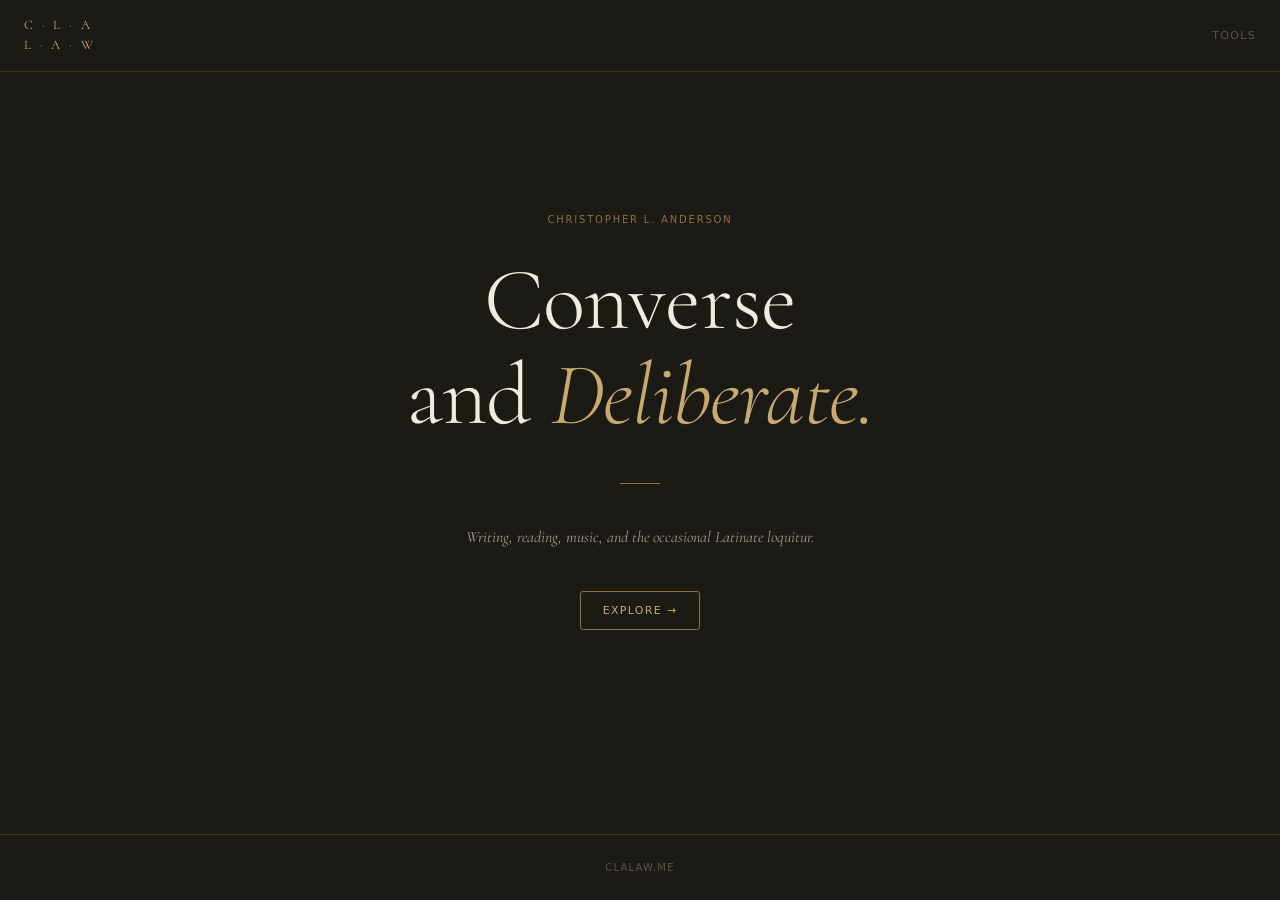
<file: index.html>
<!DOCTYPE html>
<html lang="en">
<head>
  <meta charset="UTF-8" />
  <meta name="viewport" content="width=device-width, initial-scale=1.0"/>
  <title>C · L · A</title>
  <link rel="preconnect" href="https://fonts.googleapis.com">
  <link rel="preconnect" href="https://fonts.gstatic.com" crossorigin>
  <link rel="stylesheet" href="/assets/theme.css">
  <style>
    html, body { height: 100%; }
    body { display: flex; flex-direction: column; }

    main {
      flex: 1;
      display: flex;
      flex-direction: column;
      align-items: center;
      justify-content: center;
      text-align: center;
      padding: var(--space-2xl) var(--space-lg);
    }

    .hero-eyebrow {
      font-family: var(--f-ui);
      font-size: 10px;
      letter-spacing: 0.18em;
      text-transform: uppercase;
      color: var(--gold-dim);
      margin-bottom: var(--space-lg);
    }

    .hero-heading {
      font-family: var(--f-display);
      font-size: clamp(2.8rem, 8vw, 5.5rem);
      font-weight: 300;
      line-height: 1.08;
      color: var(--text);
      margin-bottom: var(--space-xl);
      letter-spacing: -0.01em;
    }

    .hero-heading em {
      font-style: italic;
      color: var(--gold);
    }

    .hero-rule {
      width: 40px;
      height: 1px;
      background: var(--gold-dim);
      margin: 0 auto var(--space-xl);
    }

    .hero-sub {
      font-family: var(--f-display);
      font-size: 16px;
      font-style: italic;
      font-weight: 400;
      color: var(--text-2);
      max-width: 440px;
      line-height: 1.7;
      margin-bottom: var(--space-xl);
    }
  </style>
</head>
<body>

  <nav class="cla-nav">
    <a class="wordmark" href="/">C · L · A<br>L · A · W</a>
    <div class="nav-links">
      <a href="/tools/">Tools</a>
    </div>
  </nav>

  <main>
    <div class="hero-eyebrow">Christopher L. Anderson</div>
    <h1 class="hero-heading">Converse<br>and <em>Deliberate.</em></h1>
    <div class="hero-rule"></div>
    <p class="hero-sub">Writing, reading, music, and the occasional Latinate loquitur.</p>
    <a class="btn-ghost" href="/tools/">Explore →</a>
  </main>

  <footer class="cla-footer">clalaw.me</footer>

</body>
</html>
</file>
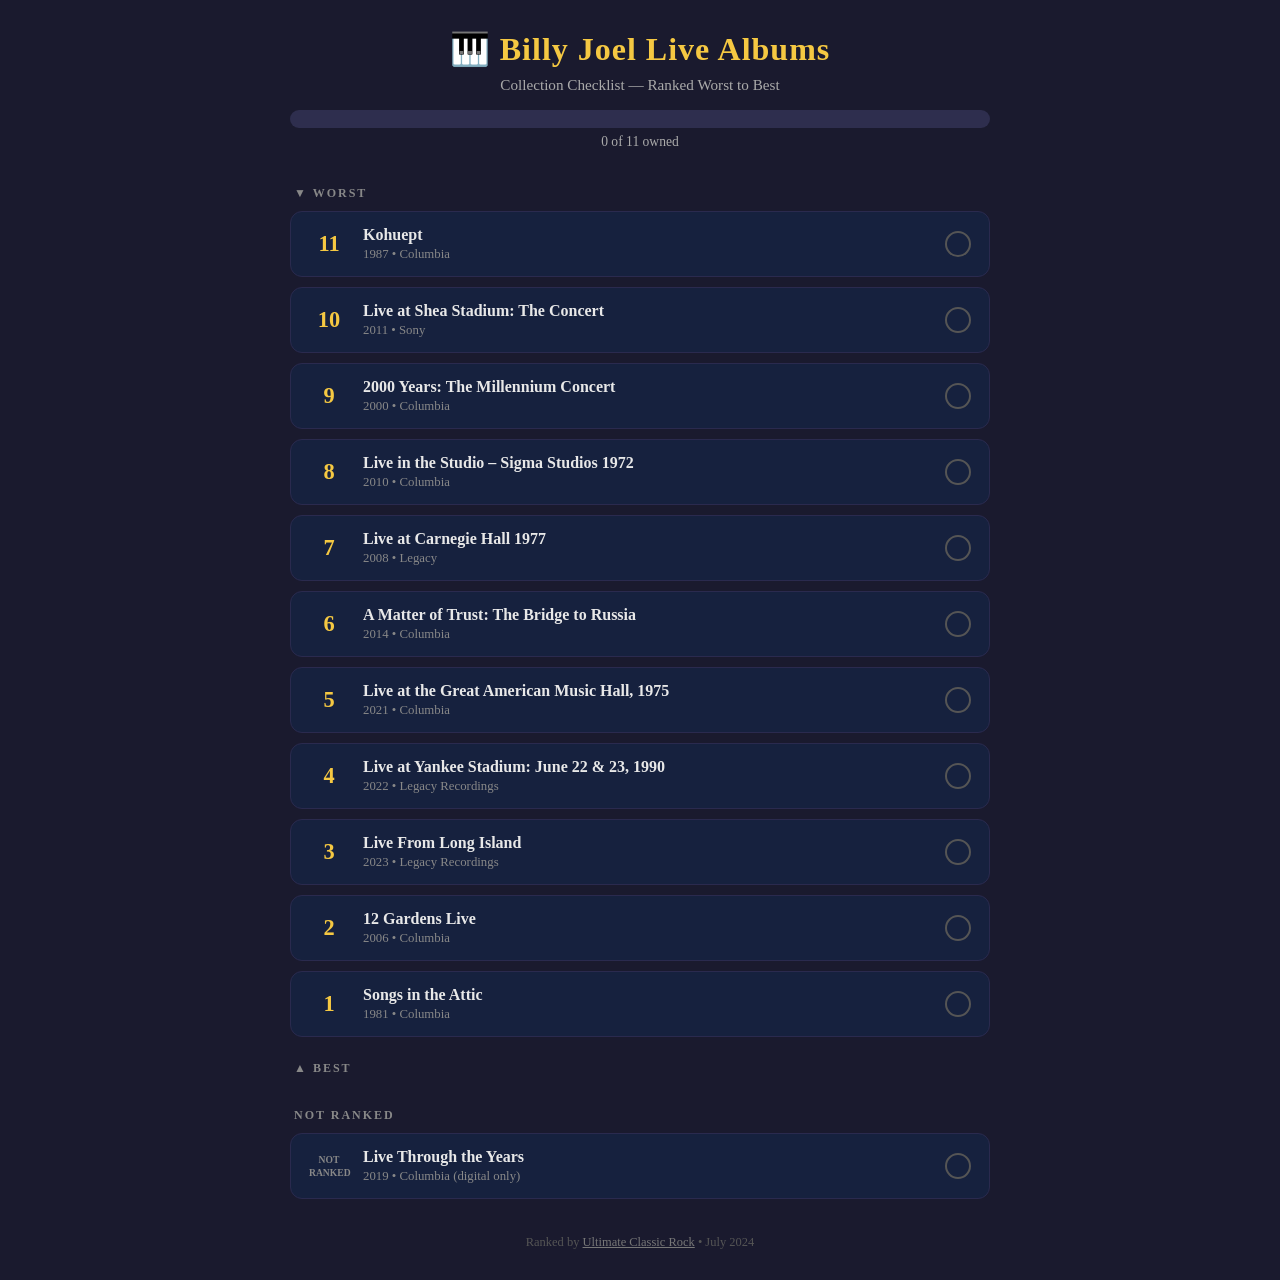
<file: billy-joel-live-albums-checklist.html>
<!DOCTYPE html>
<html lang="en">
<head>
  <meta charset="UTF-8" />
  <meta name="viewport" content="width=device-width, initial-scale=1.0"/>
  <title>Billy Joel Live Albums Collection Checklist</title>
  <style>
    * { box-sizing: border-box; margin: 0; padding: 0; }
    body { font-family: Georgia, serif; background: #1a1a2e; color: #e0e0e0; min-height: 100vh; padding: 30px 20px; }
    .container { max-width: 700px; margin: 0 auto; }
    header { text-align: center; margin-bottom: 36px; }
    header h1 { font-size: 2rem; color: #f5c842; letter-spacing: 1px; }
    header p { font-size: 0.95rem; color: #aaa; margin-top: 8px; }
    .progress-bar-wrapper { background: #2e2e4e; border-radius: 12px; height: 18px; overflow: hidden; margin: 16px 0 6px; }
    .progress-bar { height: 100%; background: linear-gradient(90deg, #f5c842, #e87d2b); border-radius: 12px; transition: width 0.4s ease; width: 0%; }
    .progress-label { text-align: center; font-size: 0.85rem; color: #aaa; margin-bottom: 28px; }
    .section-label { font-size: 0.75rem; font-weight: bold; letter-spacing: 2px; text-transform: uppercase; color: #888; margin: 24px 0 10px; padding-left: 4px; }
    .album-card { display: flex; align-items: center; background: #16213e; border: 1px solid #2a2a4e; border-radius: 12px; padding: 14px 18px; margin-bottom: 10px; cursor: pointer; transition: background 0.2s, border-color 0.2s, transform 0.1s; user-select: none; }
    .album-card:hover { background: #1e2d55; border-color: #f5c842; transform: translateX(3px); }
    .album-card.owned { background: #0d2b1e; border-color: #2ecc71; }
    .album-card.owned .album-title { text-decoration: line-through; color: #6fcf97; }
    .rank { font-size: 1.4rem; font-weight: bold; color: #f5c842; width: 40px; flex-shrink: 0; text-align: center; }
    .album-card.not-ranked .rank { font-size: 0.6rem; color: #888; line-height: 1.4; }
    .album-info { flex: 1; padding: 0 14px; }
    .album-title { font-size: 1rem; font-weight: bold; color: #e8e8e8; }
    .album-year { font-size: 0.8rem; color: #888; margin-top: 3px; }
    .checkbox { width: 26px; height: 26px; border-radius: 50%; border: 2px solid #555; flex-shrink: 0; display: flex; align-items: center; justify-content: center; font-size: 15px; color: transparent; transition: border-color 0.2s, background 0.2s; }
    .album-card.owned .checkbox { border-color: #2ecc71; background: #2ecc71; color: #fff; }
    footer { text-align: center; margin-top: 36px; font-size: 0.78rem; color: #555; }
    footer a { color: #777; }
  </style>
</head>
<body>
<div class="container">
  <header>
    <h1>&#127929; Billy Joel Live Albums</h1>
    <p>Collection Checklist &mdash; Ranked Worst to Best</p>
    <div class="progress-bar-wrapper"><div class="progress-bar" id="progressBar"></div></div>
    <div class="progress-label" id="progressLabel">0 of 11 owned</div>
  </header>

  <div class="section-label">&#9660; Worst</div>

  <div class="album-card" data-id="11" onclick="toggle(this)">
    <div class="rank">11</div>
    <div class="album-info"><div class="album-title">Kohuept</div><div class="album-year">1987 &bull; Columbia</div></div>
    <div class="checkbox">&#10003;</div>
  </div>
  <div class="album-card" data-id="10" onclick="toggle(this)">
    <div class="rank">10</div>
    <div class="album-info"><div class="album-title">Live at Shea Stadium: The Concert</div><div class="album-year">2011 &bull; Sony</div></div>
    <div class="checkbox">&#10003;</div>
  </div>
  <div class="album-card" data-id="9" onclick="toggle(this)">
    <div class="rank">9</div>
    <div class="album-info"><div class="album-title">2000 Years: The Millennium Concert</div><div class="album-year">2000 &bull; Columbia</div></div>
    <div class="checkbox">&#10003;</div>
  </div>
  <div class="album-card" data-id="8" onclick="toggle(this)">
    <div class="rank">8</div>
    <div class="album-info"><div class="album-title">Live in the Studio &ndash; Sigma Studios 1972</div><div class="album-year">2010 &bull; Columbia</div></div>
    <div class="checkbox">&#10003;</div>
  </div>
  <div class="album-card" data-id="7" onclick="toggle(this)">
    <div class="rank">7</div>
    <div class="album-info"><div class="album-title">Live at Carnegie Hall 1977</div><div class="album-year">2008 &bull; Legacy</div></div>
    <div class="checkbox">&#10003;</div>
  </div>
  <div class="album-card" data-id="6" onclick="toggle(this)">
    <div class="rank">6</div>
    <div class="album-info"><div class="album-title">A Matter of Trust: The Bridge to Russia</div><div class="album-year">2014 &bull; Columbia</div></div>
    <div class="checkbox">&#10003;</div>
  </div>
  <div class="album-card" data-id="5" onclick="toggle(this)">
    <div class="rank">5</div>
    <div class="album-info"><div class="album-title">Live at the Great American Music Hall, 1975</div><div class="album-year">2021 &bull; Columbia</div></div>
    <div class="checkbox">&#10003;</div>
  </div>
  <div class="album-card" data-id="4" onclick="toggle(this)">
    <div class="rank">4</div>
    <div class="album-info"><div class="album-title">Live at Yankee Stadium: June 22 &amp; 23, 1990</div><div class="album-year">2022 &bull; Legacy Recordings</div></div>
    <div class="checkbox">&#10003;</div>
  </div>
  <div class="album-card" data-id="3" onclick="toggle(this)">
    <div class="rank">3</div>
    <div class="album-info"><div class="album-title">Live From Long Island</div><div class="album-year">2023 &bull; Legacy Recordings</div></div>
    <div class="checkbox">&#10003;</div>
  </div>
  <div class="album-card" data-id="2" onclick="toggle(this)">
    <div class="rank">2</div>
    <div class="album-info"><div class="album-title">12 Gardens Live</div><div class="album-year">2006 &bull; Columbia</div></div>
    <div class="checkbox">&#10003;</div>
  </div>
  <div class="album-card" data-id="1" onclick="toggle(this)">
    <div class="rank">1</div>
    <div class="album-info"><div class="album-title">Songs in the Attic</div><div class="album-year">1981 &bull; Columbia</div></div>
    <div class="checkbox">&#10003;</div>
  </div>

  <div class="section-label">&#9650; Best</div>

  <div class="section-label" style="margin-top:32px;">Not Ranked</div>
  <div class="album-card not-ranked" data-id="nr1" onclick="toggle(this)">
    <div class="rank">NOT<br>RANKED</div>
    <div class="album-info"><div class="album-title">Live Through the Years</div><div class="album-year">2019 &bull; Columbia (digital only)</div></div>
    <div class="checkbox">&#10003;</div>
  </div>

  <footer>Ranked by <a href="https://ultimateclassicrock.com/billy-joel-live-albums-ranked/" target="_blank">Ultimate Classic Rock</a> &bull; July 2024</footer>
</div>
<script>
  const K = 'bjLiveChecklist';
  function load() { try { return JSON.parse(localStorage.getItem(K)) || {}; } catch(e) { return {}; } }
  function save(s) { localStorage.setItem(K, JSON.stringify(s)); }
  function toggle(card) {
    card.classList.toggle('owned');
    const s = load(); s[card.dataset.id] = card.classList.contains('owned'); save(s); update();
  }
  function update() {
    const all = document.querySelectorAll('.album-card:not(.not-ranked)');
    const owned = document.querySelectorAll('.album-card:not(.not-ranked).owned').length;
    document.getElementById('progressBar').style.width = (owned / all.length * 100) + '%';
    document.getElementById('progressLabel').textContent = owned + ' of ' + all.length + ' owned';
  }
  (function() {
    const s = load();
    document.querySelectorAll('.album-card').forEach(c => { if (s[c.dataset.id]) c.classList.add('owned'); });
    update();
  })();
</script>
</body>
</html>
</file>
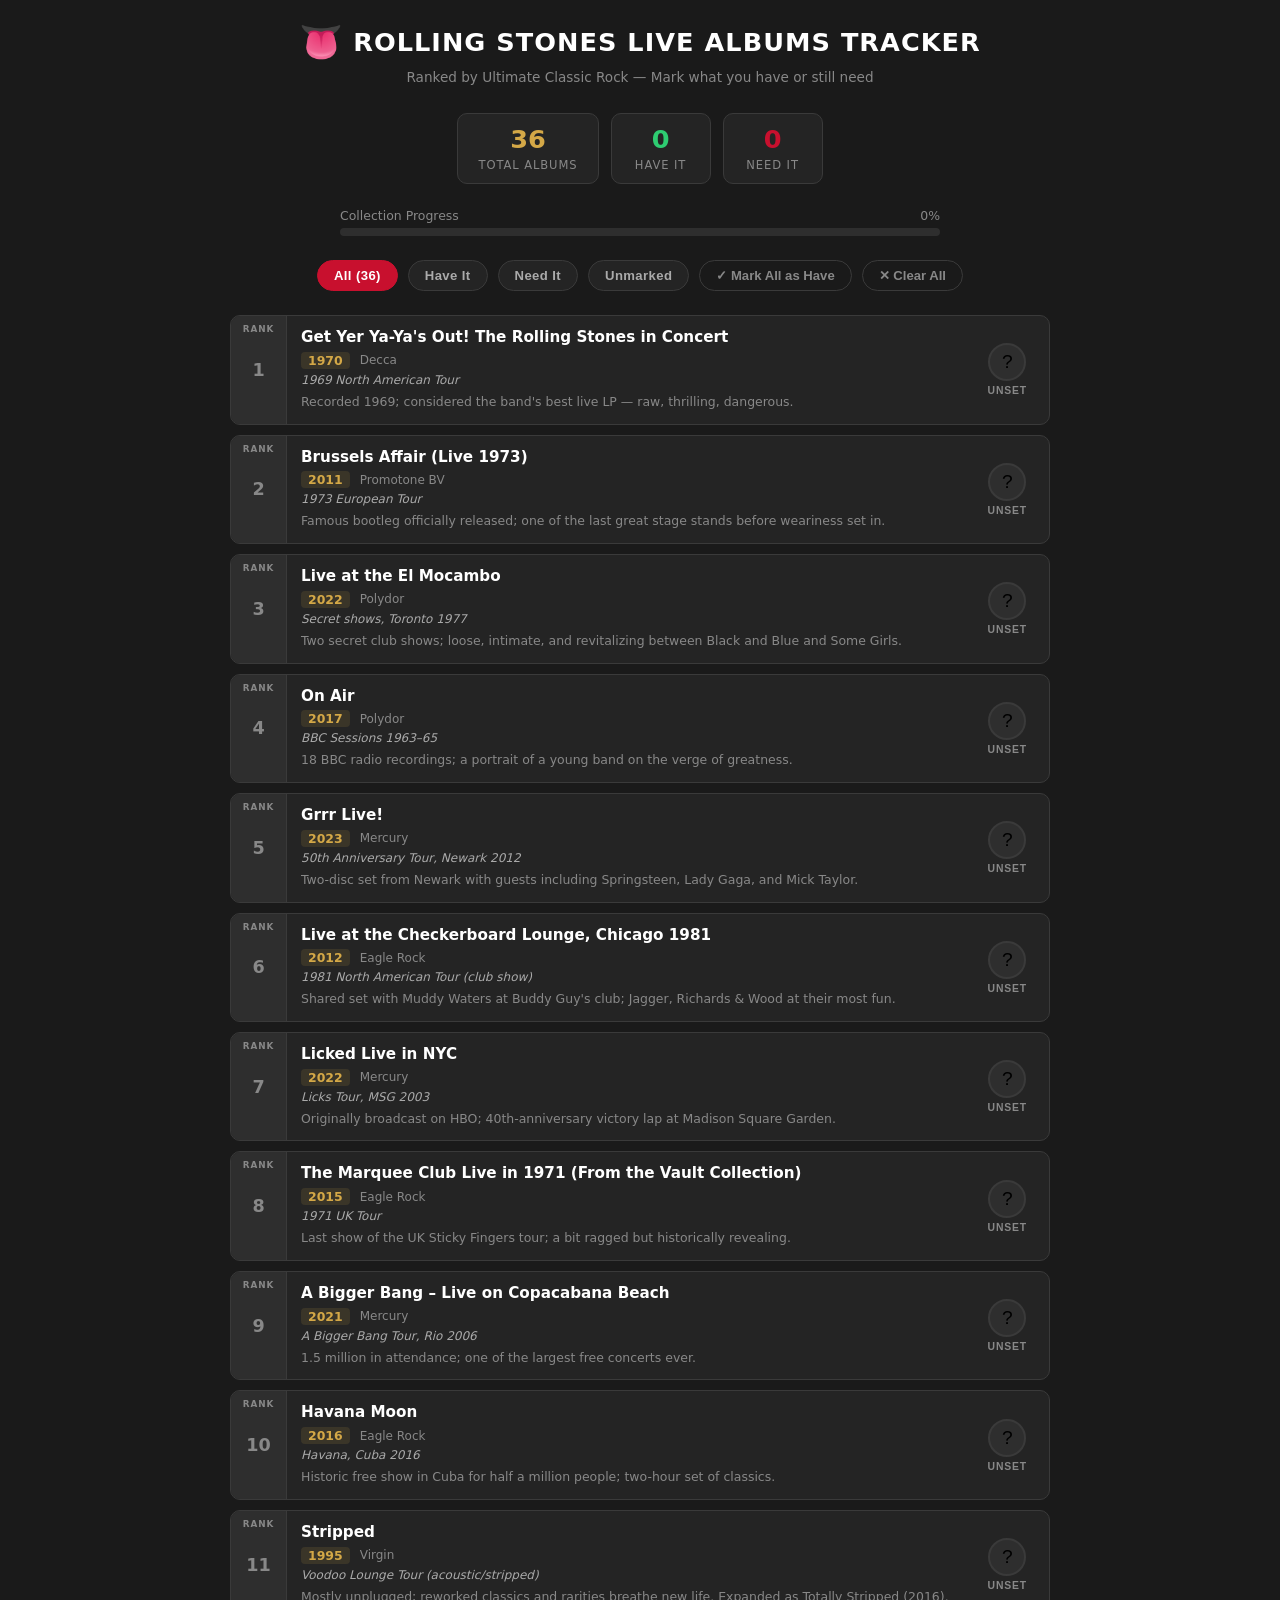
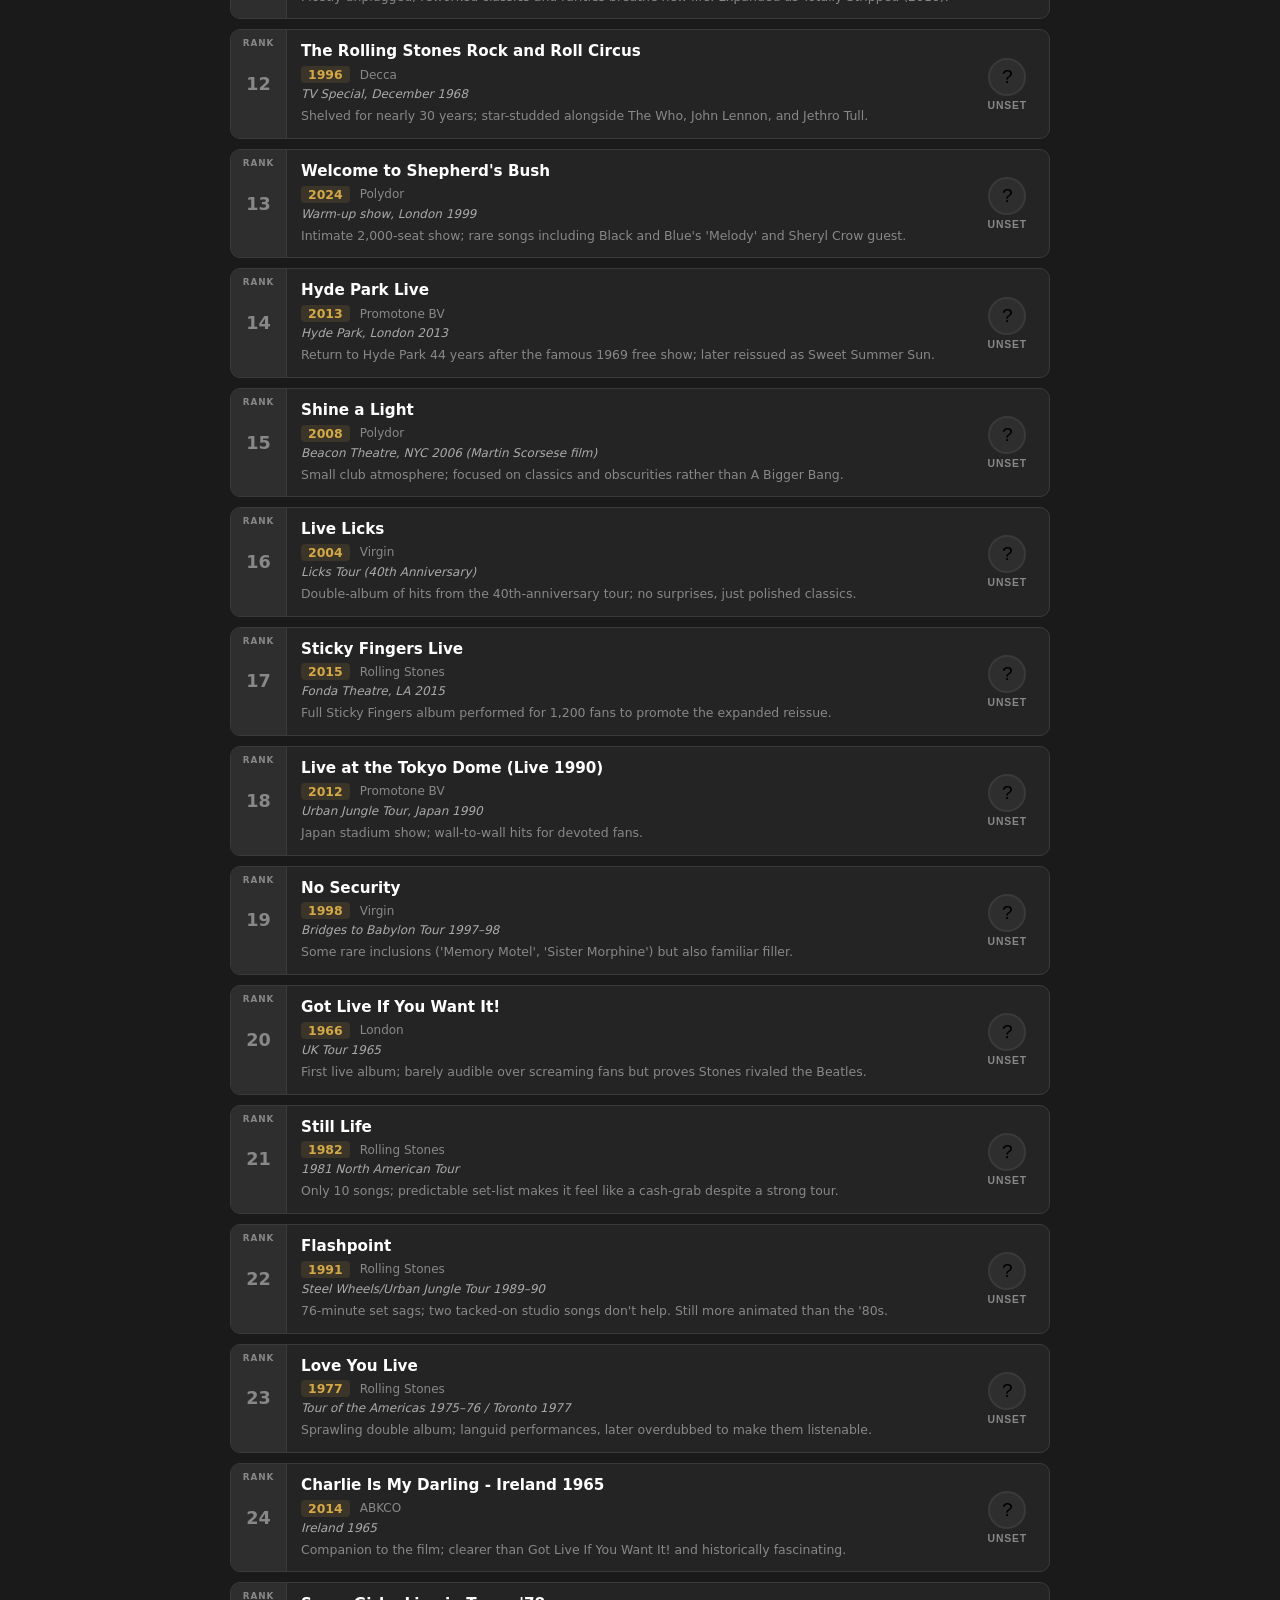
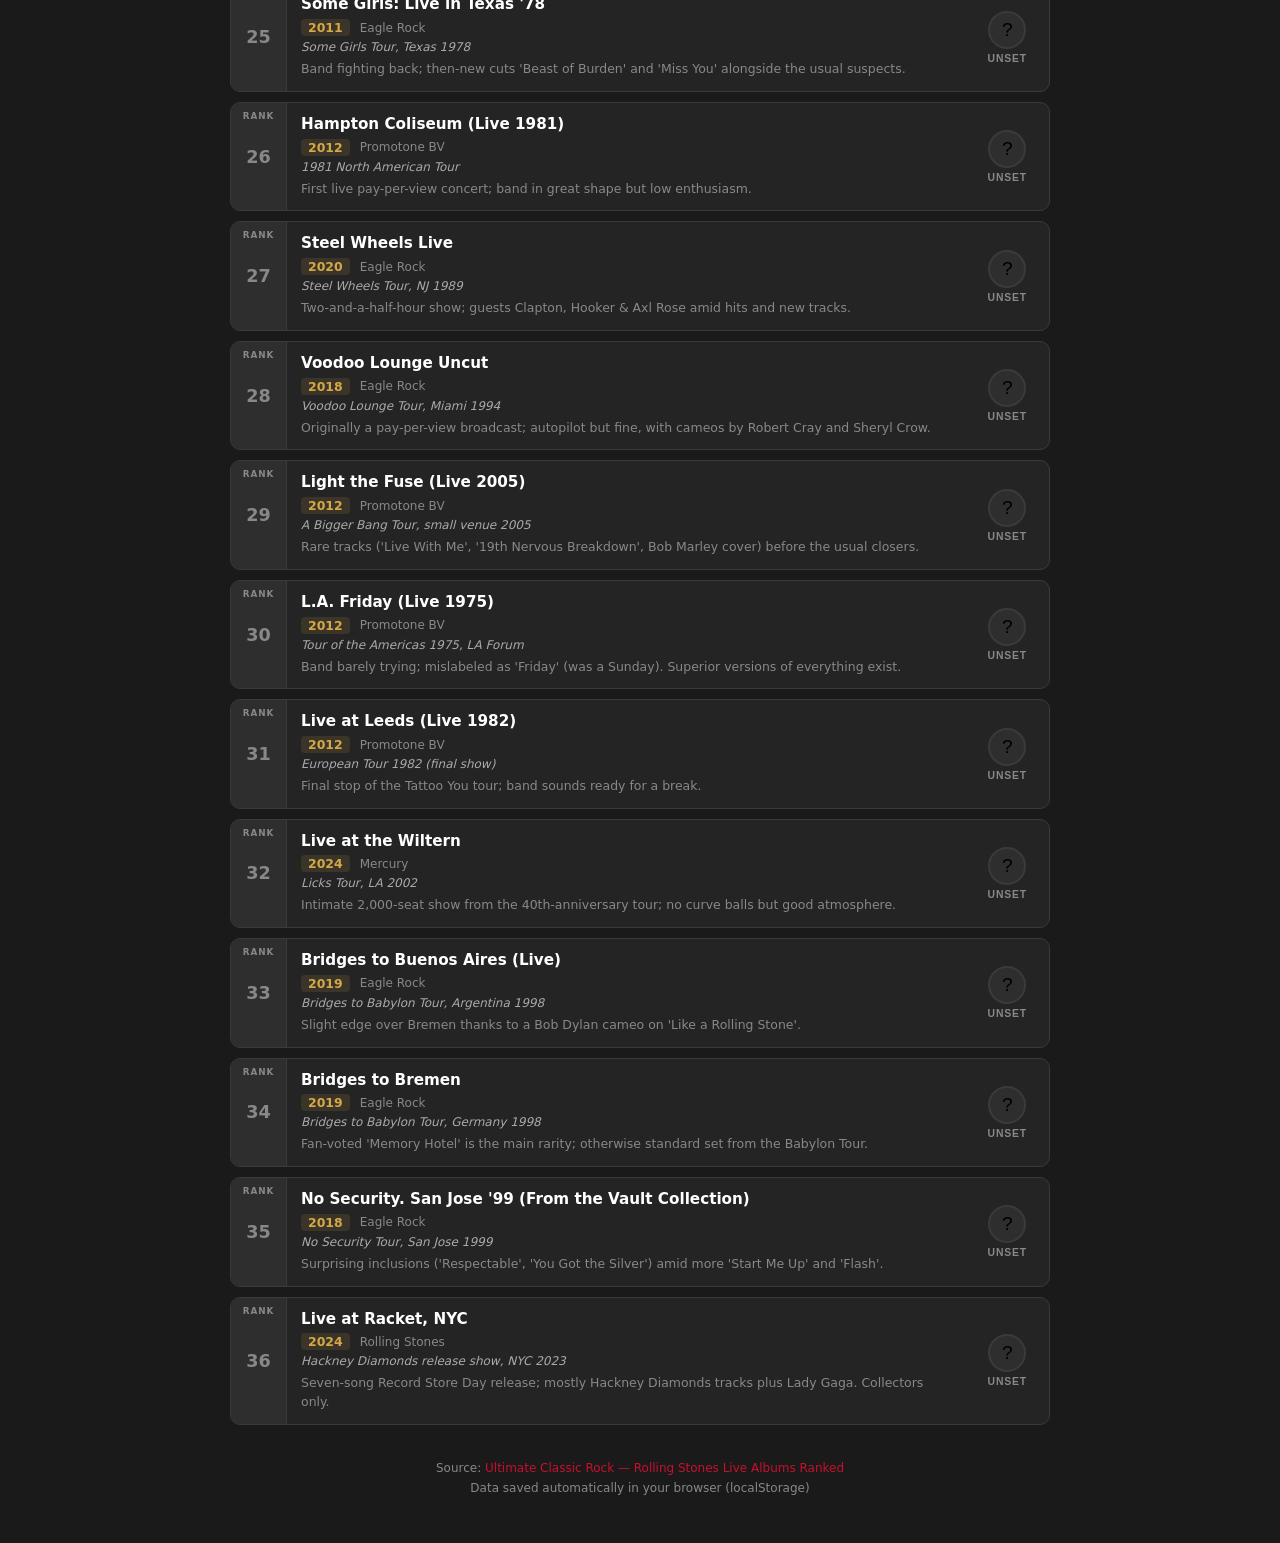
<file: rolling-stones-live-albums-tracker.html>
<!DOCTYPE html>
<html lang="en">
<head>
<meta charset="UTF-8">
<meta name="viewport" content="width=device-width, initial-scale=1.0">
<title>Rolling Stones Live Albums Tracker</title>
<style>
  :root {
    --bg: #1a1a1a;
    --surface: #242424;
    --surface2: #2e2e2e;
    --border: #3a3a3a;
    --red: #c8102e;
    --red-dark: #a00d24;
    --red-glow: rgba(200,16,46,0.15);
    --gold: #d4a847;
    --gold-light: #e8c068;
    --green: #2ecc71;
    --green-dark: #27ae60;
    --green-bg: rgba(46,204,113,0.08);
    --need-bg: rgba(200,16,46,0.06);
    --text: #f0f0f0;
    --text-muted: #888;
    --text-dim: #aaa;
    --radius: 10px;
    --transition: 0.2s ease;
  }
  * { box-sizing: border-box; margin: 0; padding: 0; }
  body {
    background: var(--bg);
    color: var(--text);
    font-family: 'Segoe UI', system-ui, -apple-system, sans-serif;
    min-height: 100vh;
    padding: 24px 16px 48px;
  }
  .header {
    text-align: center;
    margin-bottom: 28px;
  }
  .header .logo {
    display: inline-flex;
    align-items: center;
    gap: 10px;
    margin-bottom: 6px;
  }
  .header .tongue {
    font-size: 2.2rem;
    line-height: 1;
  }
  .header h1 {
    font-size: 1.6rem;
    font-weight: 800;
    letter-spacing: 0.04em;
    text-transform: uppercase;
    color: #fff;
  }
  .header p {
    color: var(--text-muted);
    font-size: 0.85rem;
    margin-top: 4px;
  }
  .stats-bar {
    display: flex;
    gap: 12px;
    justify-content: center;
    flex-wrap: wrap;
    margin-bottom: 24px;
  }
  .stat {
    background: var(--surface);
    border: 1px solid var(--border);
    border-radius: var(--radius);
    padding: 10px 20px;
    text-align: center;
    min-width: 100px;
  }
  .stat .num {
    font-size: 1.6rem;
    font-weight: 800;
    display: block;
  }
  .stat .lbl {
    font-size: 0.72rem;
    text-transform: uppercase;
    letter-spacing: 0.08em;
    color: var(--text-muted);
  }
  #stat-have .num { color: var(--green); }
  #stat-need .num { color: var(--red); }
  #stat-total .num { color: var(--gold); }
  .progress-wrap {
    max-width: 600px;
    margin: 0 auto 24px;
  }
  .progress-label {
    display: flex;
    justify-content: space-between;
    font-size: 0.78rem;
    color: var(--text-muted);
    margin-bottom: 5px;
  }
  .progress-bar {
    height: 8px;
    background: var(--surface2);
    border-radius: 99px;
    overflow: hidden;
  }
  .progress-fill {
    height: 100%;
    background: linear-gradient(90deg, var(--green-dark), var(--green));
    border-radius: 99px;
    transition: width 0.4s ease;
    width: 0%;
  }
  .controls {
    display: flex;
    gap: 10px;
    justify-content: center;
    flex-wrap: wrap;
    margin-bottom: 24px;
  }
  .filter-btn {
    background: var(--surface);
    border: 1px solid var(--border);
    color: var(--text-dim);
    padding: 7px 16px;
    border-radius: 99px;
    font-size: 0.82rem;
    cursor: pointer;
    transition: var(--transition);
    font-weight: 600;
    letter-spacing: 0.03em;
  }
  .filter-btn:hover { border-color: var(--gold); color: var(--gold); }
  .filter-btn.active {
    background: var(--red);
    border-color: var(--red);
    color: #fff;
  }
  .btn-mark-all {
    background: transparent;
    border: 1px solid var(--border);
    color: var(--text-muted);
    padding: 7px 16px;
    border-radius: 99px;
    font-size: 0.82rem;
    cursor: pointer;
    transition: var(--transition);
    font-weight: 600;
  }
  .btn-mark-all:hover { border-color: var(--green); color: var(--green); }
  .btn-clear-all {
    background: transparent;
    border: 1px solid var(--border);
    color: var(--text-muted);
    padding: 7px 16px;
    border-radius: 99px;
    font-size: 0.82rem;
    cursor: pointer;
    transition: var(--transition);
    font-weight: 600;
  }
  .btn-clear-all:hover { border-color: var(--red); color: var(--red); }
  .album-list {
    max-width: 820px;
    margin: 0 auto;
    display: flex;
    flex-direction: column;
    gap: 10px;
  }
  .album-card {
    background: var(--surface);
    border: 1px solid var(--border);
    border-radius: var(--radius);
    display: flex;
    align-items: stretch;
    gap: 0;
    overflow: hidden;
    transition: border-color var(--transition), box-shadow var(--transition);
    position: relative;
  }
  .album-card:hover {
    border-color: #555;
    box-shadow: 0 2px 12px rgba(0,0,0,0.4);
  }
  .album-card.have {
    border-color: rgba(46,204,113,0.35);
    background: linear-gradient(135deg, var(--green-bg), var(--surface));
  }
  .album-card.need {
    border-color: rgba(200,16,46,0.25);
    background: linear-gradient(135deg, var(--need-bg), var(--surface));
  }
  .album-card.hidden { display: none; }
  .rank-badge {
    display: flex;
    align-items: center;
    justify-content: center;
    min-width: 56px;
    font-weight: 900;
    font-size: 1.1rem;
    color: var(--text-muted);
    background: var(--surface2);
    border-right: 1px solid var(--border);
    flex-shrink: 0;
    position: relative;
  }
  .album-card.have .rank-badge { color: var(--green); }
  .album-card.need .rank-badge { color: var(--red); }
  .rank-badge .rank-label {
    font-size: 0.55rem;
    text-transform: uppercase;
    letter-spacing: 0.1em;
    color: var(--text-muted);
    position: absolute;
    top: 8px;
    left: 50%;
    transform: translateX(-50%);
    white-space: nowrap;
  }
  .album-info {
    flex: 1;
    padding: 12px 14px;
    display: flex;
    flex-direction: column;
    gap: 4px;
  }
  .album-title {
    font-weight: 700;
    font-size: 0.95rem;
    color: #fff;
    line-height: 1.3;
  }
  .album-meta {
    display: flex;
    gap: 10px;
    flex-wrap: wrap;
    align-items: center;
  }
  .album-year {
    font-size: 0.78rem;
    font-weight: 700;
    color: var(--gold);
    background: rgba(212,168,71,0.12);
    padding: 1px 7px;
    border-radius: 4px;
  }
  .album-label {
    font-size: 0.75rem;
    color: var(--text-muted);
  }
  .album-tour {
    font-size: 0.75rem;
    color: var(--text-dim);
    font-style: italic;
  }
  .album-note {
    font-size: 0.78rem;
    color: var(--text-muted);
    line-height: 1.5;
    margin-top: 2px;
  }
  .toggle-wrap {
    display: flex;
    align-items: center;
    padding: 0 16px;
    flex-shrink: 0;
  }
  .toggle-btn {
    display: flex;
    flex-direction: column;
    align-items: center;
    gap: 4px;
    cursor: pointer;
    background: none;
    border: none;
    padding: 6px;
    border-radius: 8px;
    transition: var(--transition);
  }
  .toggle-btn:hover { background: rgba(255,255,255,0.05); }
  .toggle-icon {
    width: 38px;
    height: 38px;
    border-radius: 50%;
    border: 2px solid var(--border);
    display: flex;
    align-items: center;
    justify-content: center;
    font-size: 1.2rem;
    transition: var(--transition);
    background: var(--surface2);
  }
  .album-card.have .toggle-icon {
    background: var(--green-dark);
    border-color: var(--green);
    box-shadow: 0 0 10px rgba(46,204,113,0.3);
  }
  .album-card.need .toggle-icon {
    background: var(--red-dark);
    border-color: var(--red);
    box-shadow: 0 0 10px rgba(200,16,46,0.3);
  }
  .toggle-label {
    font-size: 0.65rem;
    text-transform: uppercase;
    letter-spacing: 0.08em;
    font-weight: 700;
    color: var(--text-muted);
  }
  .album-card.have .toggle-label { color: var(--green); }
  .album-card.need .toggle-label { color: var(--red); }
  .status-stripe {
    position: absolute;
    left: 0;
    top: 0;
    bottom: 0;
    width: 3px;
  }
  .album-card.have .status-stripe { background: var(--green); }
  .album-card.need .status-stripe { background: var(--red); }
  .album-card:not(.have):not(.need) .status-stripe { background: transparent; }
  footer {
    text-align: center;
    margin-top: 36px;
    color: var(--text-muted);
    font-size: 0.75rem;
  }
  footer a { color: var(--red); text-decoration: none; }
  footer a:hover { text-decoration: underline; }
  @media (max-width: 540px) {
    .album-note { display: none; }
    .rank-badge { min-width: 42px; font-size: 0.9rem; }
    .toggle-wrap { padding: 0 10px; }
  }
</style>
</head>
<body>
<div class="header">
  <div class="logo">
    <span class="tongue">👅</span>
    <h1>Rolling Stones Live Albums Tracker</h1>
  </div>
  <p>Ranked by Ultimate Classic Rock &mdash; Mark what you have or still need</p>
</div>

<div class="stats-bar">
  <div class="stat" id="stat-total"><span class="num" id="total-num">36</span><span class="lbl">Total Albums</span></div>
  <div class="stat" id="stat-have"><span class="num" id="have-num">0</span><span class="lbl">Have It</span></div>
  <div class="stat" id="stat-need"><span class="num" id="need-num">0</span><span class="lbl">Need It</span></div>
</div>

<div class="progress-wrap">
  <div class="progress-label"><span>Collection Progress</span><span id="progress-pct">0%</span></div>
  <div class="progress-bar"><div class="progress-fill" id="progress-fill"></div></div>
</div>

<div class="controls">
  <button class="filter-btn active" data-filter="all">All (36)</button>
  <button class="filter-btn" data-filter="have">Have It</button>
  <button class="filter-btn" data-filter="need">Need It</button>
  <button class="filter-btn" data-filter="unset">Unmarked</button>
  <button class="btn-mark-all" id="btn-mark-all">✓ Mark All as Have</button>
  <button class="btn-clear-all" id="btn-clear-all">✕ Clear All</button>
</div>

<div class="album-list" id="album-list"></div>

<footer>
  <p>Source: <a href="https://ultimateclassicrock.com/rolling-stones-live-albums-ranked/" target="_blank">Ultimate Classic Rock — Rolling Stones Live Albums Ranked</a></p>
  <p style="margin-top:6px">Data saved automatically in your browser (localStorage)</p>
</footer>

<script>
const albums = [
  { rank: 1, title: "Get Yer Ya-Ya's Out! The Rolling Stones in Concert", year: 1970, label: "Decca", tour: "1969 North American Tour", note: "Recorded 1969; considered the band's best live LP — raw, thrilling, dangerous." },
  { rank: 2, title: "Brussels Affair (Live 1973)", year: 2011, label: "Promotone BV", tour: "1973 European Tour", note: "Famous bootleg officially released; one of the last great stage stands before weariness set in." },
  { rank: 3, title: "Live at the El Mocambo", year: 2022, label: "Polydor", tour: "Secret shows, Toronto 1977", note: "Two secret club shows; loose, intimate, and revitalizing between Black and Blue and Some Girls." },
  { rank: 4, title: "On Air", year: 2017, label: "Polydor", tour: "BBC Sessions 1963–65", note: "18 BBC radio recordings; a portrait of a young band on the verge of greatness." },
  { rank: 5, title: "Grrr Live!", year: 2023, label: "Mercury", tour: "50th Anniversary Tour, Newark 2012", note: "Two-disc set from Newark with guests including Springsteen, Lady Gaga, and Mick Taylor." },
  { rank: 6, title: "Live at the Checkerboard Lounge, Chicago 1981", year: 2012, label: "Eagle Rock", tour: "1981 North American Tour (club show)", note: "Shared set with Muddy Waters at Buddy Guy's club; Jagger, Richards & Wood at their most fun." },
  { rank: 7, title: "Licked Live in NYC", year: 2022, label: "Mercury", tour: "Licks Tour, MSG 2003", note: "Originally broadcast on HBO; 40th-anniversary victory lap at Madison Square Garden." },
  { rank: 8, title: "The Marquee Club Live in 1971 (From the Vault Collection)", year: 2015, label: "Eagle Rock", tour: "1971 UK Tour", note: "Last show of the UK Sticky Fingers tour; a bit ragged but historically revealing." },
  { rank: 9, title: "A Bigger Bang – Live on Copacabana Beach", year: 2021, label: "Mercury", tour: "A Bigger Bang Tour, Rio 2006", note: "1.5 million in attendance; one of the largest free concerts ever." },
  { rank: 10, title: "Havana Moon", year: 2016, label: "Eagle Rock", tour: "Havana, Cuba 2016", note: "Historic free show in Cuba for half a million people; two-hour set of classics." },
  { rank: 11, title: "Stripped", year: 1995, label: "Virgin", tour: "Voodoo Lounge Tour (acoustic/stripped)", note: "Mostly unplugged; reworked classics and rarities breathe new life. Expanded as Totally Stripped (2016)." },
  { rank: 12, title: "The Rolling Stones Rock and Roll Circus", year: 1996, label: "Decca", tour: "TV Special, December 1968", note: "Shelved for nearly 30 years; star-studded alongside The Who, John Lennon, and Jethro Tull." },
  { rank: 13, title: "Welcome to Shepherd's Bush", year: 2024, label: "Polydor", tour: "Warm-up show, London 1999", note: "Intimate 2,000-seat show; rare songs including Black and Blue's 'Melody' and Sheryl Crow guest." },
  { rank: 14, title: "Hyde Park Live", year: 2013, label: "Promotone BV", tour: "Hyde Park, London 2013", note: "Return to Hyde Park 44 years after the famous 1969 free show; later reissued as Sweet Summer Sun." },
  { rank: 15, title: "Shine a Light", year: 2008, label: "Polydor", tour: "Beacon Theatre, NYC 2006 (Martin Scorsese film)", note: "Small club atmosphere; focused on classics and obscurities rather than A Bigger Bang." },
  { rank: 16, title: "Live Licks", year: 2004, label: "Virgin", tour: "Licks Tour (40th Anniversary)", note: "Double-album of hits from the 40th-anniversary tour; no surprises, just polished classics." },
  { rank: 17, title: "Sticky Fingers Live", year: 2015, label: "Rolling Stones", tour: "Fonda Theatre, LA 2015", note: "Full Sticky Fingers album performed for 1,200 fans to promote the expanded reissue." },
  { rank: 18, title: "Live at the Tokyo Dome (Live 1990)", year: 2012, label: "Promotone BV", tour: "Urban Jungle Tour, Japan 1990", note: "Japan stadium show; wall-to-wall hits for devoted fans." },
  { rank: 19, title: "No Security", year: 1998, label: "Virgin", tour: "Bridges to Babylon Tour 1997–98", note: "Some rare inclusions ('Memory Motel', 'Sister Morphine') but also familiar filler." },
  { rank: 20, title: "Got Live If You Want It!", year: 1966, label: "London", tour: "UK Tour 1965", note: "First live album; barely audible over screaming fans but proves Stones rivaled the Beatles." },
  { rank: 21, title: "Still Life", year: 1982, label: "Rolling Stones", tour: "1981 North American Tour", note: "Only 10 songs; predictable set-list makes it feel like a cash-grab despite a strong tour." },
  { rank: 22, title: "Flashpoint", year: 1991, label: "Rolling Stones", tour: "Steel Wheels/Urban Jungle Tour 1989–90", note: "76-minute set sags; two tacked-on studio songs don't help. Still more animated than the '80s." },
  { rank: 23, title: "Love You Live", year: 1977, label: "Rolling Stones", tour: "Tour of the Americas 1975–76 / Toronto 1977", note: "Sprawling double album; languid performances, later overdubbed to make them listenable." },
  { rank: 24, title: "Charlie Is My Darling - Ireland 1965", year: 2014, label: "ABKCO", tour: "Ireland 1965", note: "Companion to the film; clearer than Got Live If You Want It! and historically fascinating." },
  { rank: 25, title: "Some Girls: Live in Texas '78", year: 2011, label: "Eagle Rock", tour: "Some Girls Tour, Texas 1978", note: "Band fighting back; then-new cuts 'Beast of Burden' and 'Miss You' alongside the usual suspects." },
  { rank: 26, title: "Hampton Coliseum (Live 1981)", year: 2012, label: "Promotone BV", tour: "1981 North American Tour", note: "First live pay-per-view concert; band in great shape but low enthusiasm." },
  { rank: 27, title: "Steel Wheels Live", year: 2020, label: "Eagle Rock", tour: "Steel Wheels Tour, NJ 1989", note: "Two-and-a-half-hour show; guests Clapton, Hooker & Axl Rose amid hits and new tracks." },
  { rank: 28, title: "Voodoo Lounge Uncut", year: 2018, label: "Eagle Rock", tour: "Voodoo Lounge Tour, Miami 1994", note: "Originally a pay-per-view broadcast; autopilot but fine, with cameos by Robert Cray and Sheryl Crow." },
  { rank: 29, title: "Light the Fuse (Live 2005)", year: 2012, label: "Promotone BV", tour: "A Bigger Bang Tour, small venue 2005", note: "Rare tracks ('Live With Me', '19th Nervous Breakdown', Bob Marley cover) before the usual closers." },
  { rank: 30, title: "L.A. Friday (Live 1975)", year: 2012, label: "Promotone BV", tour: "Tour of the Americas 1975, LA Forum", note: "Band barely trying; mislabeled as 'Friday' (was a Sunday). Superior versions of everything exist." },
  { rank: 31, title: "Live at Leeds (Live 1982)", year: 2012, label: "Promotone BV", tour: "European Tour 1982 (final show)", note: "Final stop of the Tattoo You tour; band sounds ready for a break." },
  { rank: 32, title: "Live at the Wiltern", year: 2024, label: "Mercury", tour: "Licks Tour, LA 2002", note: "Intimate 2,000-seat show from the 40th-anniversary tour; no curve balls but good atmosphere." },
  { rank: 33, title: "Bridges to Buenos Aires (Live)", year: 2019, label: "Eagle Rock", tour: "Bridges to Babylon Tour, Argentina 1998", note: "Slight edge over Bremen thanks to a Bob Dylan cameo on 'Like a Rolling Stone'." },
  { rank: 34, title: "Bridges to Bremen", year: 2019, label: "Eagle Rock", tour: "Bridges to Babylon Tour, Germany 1998", note: "Fan-voted 'Memory Hotel' is the main rarity; otherwise standard set from the Babylon Tour." },
  { rank: 35, title: "No Security. San Jose '99 (From the Vault Collection)", year: 2018, label: "Eagle Rock", tour: "No Security Tour, San Jose 1999", note: "Surprising inclusions ('Respectable', 'You Got the Silver') amid more 'Start Me Up' and 'Flash'." },
  { rank: 36, title: "Live at Racket, NYC", year: 2024, label: "Rolling Stones", tour: "Hackney Diamonds release show, NYC 2023", note: "Seven-song Record Store Day release; mostly Hackney Diamonds tracks plus Lady Gaga. Collectors only." },
];

const STORAGE_KEY = 'stonesLiveTracker';
let state = {};
let activeFilter = 'all';

function loadState() {
  try { state = JSON.parse(localStorage.getItem(STORAGE_KEY) || '{}'); } catch(e) { state = {}; }
}
function saveState() {
  localStorage.setItem(STORAGE_KEY, JSON.stringify(state));
}
function getStatus(rank) {
  return state[rank] || null; // null | 'have' | 'need'
}
function setStatus(rank, val) {
  state[rank] = val;
  saveState();
}

function iconFor(status) {
  if (status === 'have') return '✓';
  if (status === 'need') return '◯';
  return '?';
}
function labelFor(status) {
  if (status === 'have') return 'Have It';
  if (status === 'need') return 'Need It';
  return 'Unset';
}
function cycleStatus(current) {
  if (!current) return 'have';
  if (current === 'have') return 'need';
  return null;
}

function updateStats() {
  let have = 0, need = 0;
  albums.forEach(a => {
    const s = getStatus(a.rank);
    if (s === 'have') have++;
    if (s === 'need') need++;
  });
  document.getElementById('have-num').textContent = have;
  document.getElementById('need-num').textContent = need;
  const pct = Math.round((have / albums.length) * 100);
  document.getElementById('progress-pct').textContent = pct + '%';
  document.getElementById('progress-fill').style.width = pct + '%';
}

function applyFilter() {
  const cards = document.querySelectorAll('.album-card');
  cards.forEach(card => {
    const rank = parseInt(card.dataset.rank);
    const status = getStatus(rank);
    const match = (
      activeFilter === 'all' ||
      (activeFilter === 'have' && status === 'have') ||
      (activeFilter === 'need' && status === 'need') ||
      (activeFilter === 'unset' && !status)
    );
    card.classList.toggle('hidden', !match);
  });
}

function renderCards() {
  const list = document.getElementById('album-list');
  list.innerHTML = '';
  albums.forEach(a => {
    const status = getStatus(a.rank);
    const card = document.createElement('div');
    card.className = 'album-card' + (status ? ' ' + status : '');
    card.dataset.rank = a.rank;
    card.innerHTML = `
      <div class="status-stripe"></div>
      <div class="rank-badge">
        <span class="rank-label">Rank</span>
        <span class="rank-num">${a.rank}</span>
      </div>
      <div class="album-info">
        <div class="album-title">${a.title}</div>
        <div class="album-meta">
          <span class="album-year">${a.year}</span>
          <span class="album-label">${a.label}</span>
        </div>
        <div class="album-tour">${a.tour}</div>
        <div class="album-note">${a.note}</div>
      </div>
      <div class="toggle-wrap">
        <button class="toggle-btn" title="Click to toggle status">
          <div class="toggle-icon">${iconFor(status)}</div>
          <span class="toggle-label">${labelFor(status)}</span>
        </button>
      </div>
    `;
    card.querySelector('.toggle-btn').addEventListener('click', () => {
      const cur = getStatus(a.rank);
      const next = cycleStatus(cur);
      if (next) setStatus(a.rank, next);
      else delete state[a.rank], saveState();
      // update card
      card.className = 'album-card' + (next ? ' ' + next : '');
      card.querySelector('.toggle-icon').textContent = iconFor(next);
      card.querySelector('.toggle-label').textContent = labelFor(next);
      updateStats();
      applyFilter();
    });
    list.appendChild(card);
  });
}

// Filter buttons
document.querySelectorAll('.filter-btn').forEach(btn => {
  btn.addEventListener('click', () => {
    document.querySelectorAll('.filter-btn').forEach(b => b.classList.remove('active'));
    btn.classList.add('active');
    activeFilter = btn.dataset.filter;
    applyFilter();
  });
});

document.getElementById('btn-mark-all').addEventListener('click', () => {
  albums.forEach(a => setStatus(a.rank, 'have'));
  renderCards();
  updateStats();
  applyFilter();
});
document.getElementById('btn-clear-all').addEventListener('click', () => {
  state = {};
  saveState();
  renderCards();
  updateStats();
  applyFilter();
});

loadState();
renderCards();
updateStats();
applyFilter();
</script>
</body>
</html>
</file>
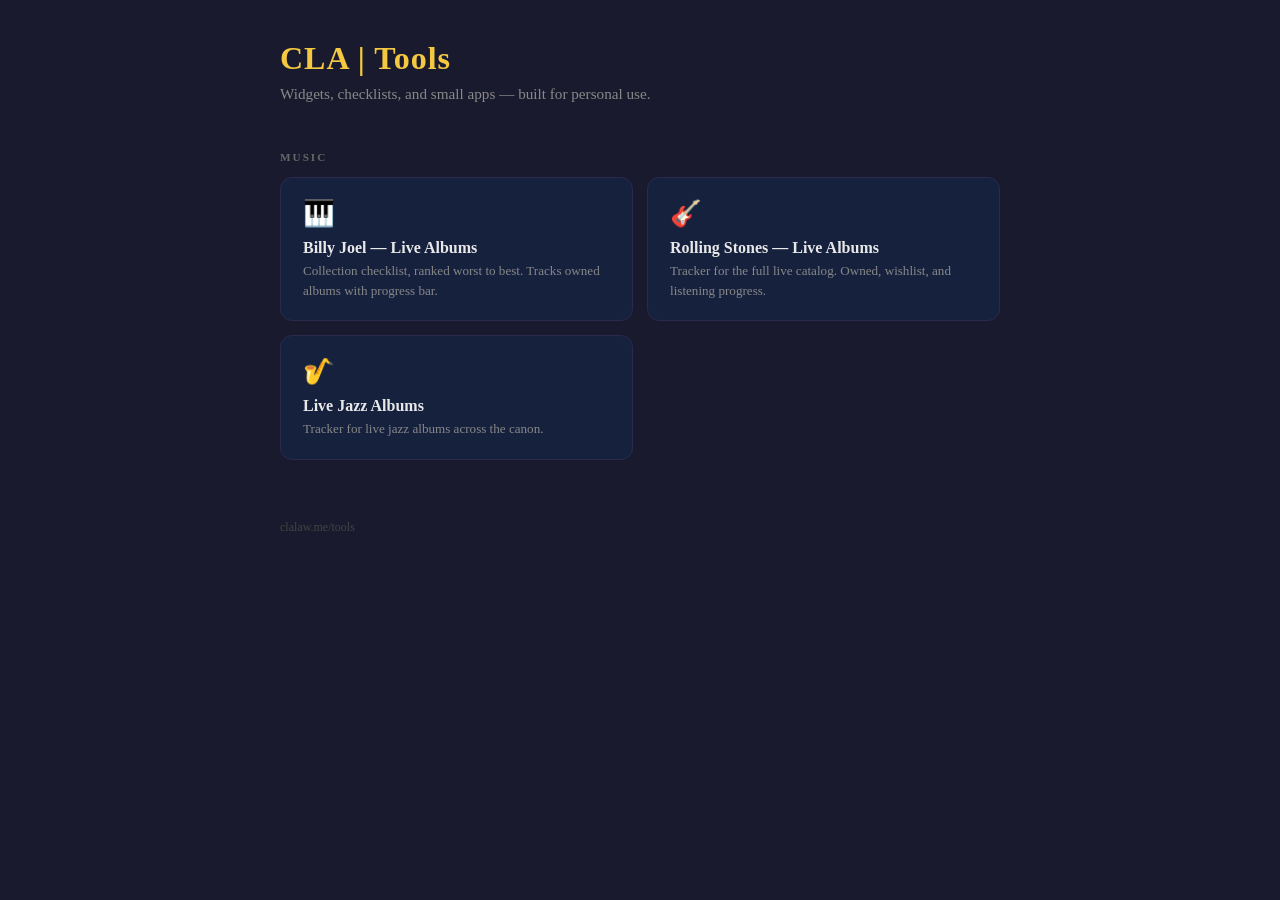
<file: tools-index.html>
<!DOCTYPE html>
<html lang="en">
<head>
  <meta charset="UTF-8" />
  <meta name="viewport" content="width=device-width, initial-scale=1.0"/>
  <title>CLA | Tools</title>
  <style>
    * { box-sizing: border-box; margin: 0; padding: 0; }
    body {
      font-family: Georgia, serif;
      background: #1a1a2e;
      color: #e0e0e0;
      min-height: 100vh;
      padding: 40px 20px;
    }
    .container { max-width: 720px; margin: 0 auto; }

    header { margin-bottom: 48px; }
    header h1 {
      font-size: 2rem;
      color: #f5c842;
      letter-spacing: 1px;
      margin-bottom: 8px;
    }
    header p { font-size: 0.95rem; color: #888; }

    .section-label {
      font-size: 0.7rem;
      font-weight: bold;
      letter-spacing: 2px;
      text-transform: uppercase;
      color: #666;
      margin: 0 0 14px;
    }

    .tool-grid {
      display: grid;
      grid-template-columns: repeat(auto-fill, minmax(300px, 1fr));
      gap: 14px;
      margin-bottom: 48px;
    }

    .tool-card {
      display: block;
      background: #16213e;
      border: 1px solid #2a2a4e;
      border-radius: 12px;
      padding: 20px 22px;
      text-decoration: none;
      color: inherit;
      transition: background 0.2s, border-color 0.2s, transform 0.1s;
    }
    .tool-card:hover {
      background: #1e2d55;
      border-color: #f5c842;
      transform: translateY(-2px);
    }
    .tool-icon { font-size: 1.6rem; margin-bottom: 10px; }
    .tool-name {
      font-size: 1rem;
      font-weight: bold;
      color: #e8e8e8;
      margin-bottom: 4px;
    }
    .tool-desc { font-size: 0.82rem; color: #888; line-height: 1.5; }

    footer {
      margin-top: 60px;
      font-size: 0.75rem;
      color: #444;
    }
  </style>
</head>
<body>
<div class="container">

  <header>
    <h1>CLA | Tools</h1>
    <p>Widgets, checklists, and small apps — built for personal use.</p>
  </header>

  <div class="section-label">Music</div>
  <div class="tool-grid">
    <a class="tool-card" href="/tools/billy-joel-live-albums-checklist.html">
      <div class="tool-icon">🎹</div>
      <div class="tool-name">Billy Joel — Live Albums</div>
      <div class="tool-desc">Collection checklist, ranked worst to best. Tracks owned albums with progress bar.</div>
    </a>
    <a class="tool-card" href="/tools/rolling-stones-live-albums-tracker.html">
      <div class="tool-icon">🎸</div>
      <div class="tool-name">Rolling Stones — Live Albums</div>
      <div class="tool-desc">Tracker for the full live catalog. Owned, wishlist, and listening progress.</div>
    </a>
    <a class="tool-card" href="/tools/live-jazz-tracker.html">
      <div class="tool-icon">🎷</div>
      <div class="tool-name">Live Jazz Albums</div>
      <div class="tool-desc">Tracker for live jazz albums across the canon.</div>
    </a>
  </div>

  <!-- Future sections can be added here, e.g.:
  <div class="section-label">Film</div>
  <div class="tool-grid"> ... </div>
  -->

  <footer>clalaw.me/tools</footer>

</div>
</body>
</html>
</file>
<file: assets/theme.css>
/* ============================================================
   CLA Design System — theme.css
   Palette: Walnut Dark | Type: Cormorant Garamond
   Link this file from every page. Do not redefine tokens locally.
   ============================================================ */

@import url('https://fonts.googleapis.com/css2?family=Cormorant+Garamond:ital,wght@0,300;0,400;0,500;1,300;1,400;1,500&family=Cormorant+SC:wght@400;500&display=swap');

/* ------------------------------------------------------------
   1. TOKENS
   ------------------------------------------------------------ */

:root {
  /* Color */
  --bg:        #1c1a14;
  --surface:   #252318;
  --surface-2: #2d2b1e;
  --border:    #3a3720;
  --gold:      #c8a96e;
  --gold-dim:  #8a7245;
  --text:      #f0ebe0;
  --text-2:    rgba(240, 235, 224, 0.62);
  --text-3:    rgba(240, 235, 224, 0.28);
  --red:       #b85c4a;
  --green:     #6a9e72;

  /* Typography */
  --f-display: 'Cormorant Garamond', Georgia, serif;
  --f-sc:      'Cormorant SC', Georgia, serif;
  --f-ui:      system-ui, -apple-system, Arial, sans-serif;

  /* Spacing */
  --space-xs:  4px;
  --space-sm:  8px;
  --space-md:  16px;
  --space-lg:  24px;
  --space-xl:  40px;
  --space-2xl: 64px;

  /* Layout */
  --container:        820px;
  --container-narrow: 560px;
  --radius-sm:        3px;
  --radius-md:        6px;
  --radius-lg:        12px;
}

/* ------------------------------------------------------------
   2. RESET & BASE
   ------------------------------------------------------------ */

*, *::before, *::after {
  box-sizing: border-box;
  margin: 0;
  padding: 0;
}

html { -webkit-text-size-adjust: 100%; }

body {
  background: var(--bg);
  color: var(--text);
  font-family: var(--f-display);
  font-size: 16px;
  line-height: 1.75;
  min-height: 100vh;
}

a {
  color: var(--gold);
  text-decoration: none;
}

a:hover { text-decoration: underline; }

img, svg { display: block; max-width: 100%; }

/* ------------------------------------------------------------
   3. LAYOUT
   ------------------------------------------------------------ */

.container {
  max-width: var(--container);
  margin: 0 auto;
  padding: 0 var(--space-lg);
}

.container-narrow {
  max-width: var(--container-narrow);
  margin: 0 auto;
  padding: 0 var(--space-lg);
}

/* ------------------------------------------------------------
   4. TYPE SCALE
   ------------------------------------------------------------ */

.t-display {
  font-family: var(--f-display);
  font-size: 48px;
  font-weight: 300;
  line-height: 1.08;
  letter-spacing: -0.01em;
  color: var(--text);
}

.t-h1 {
  font-family: var(--f-display);
  font-size: 32px;
  font-weight: 400;
  line-height: 1.15;
  color: var(--text);
}

.t-h2 {
  font-family: var(--f-display);
  font-size: 22px;
  font-weight: 400;
  font-style: italic;
  line-height: 1.3;
  color: var(--text-2);
}

.t-h3 {
  font-family: var(--f-display);
  font-size: 18px;
  font-weight: 400;
  line-height: 1.3;
  color: var(--text);
}

.t-body {
  font-family: var(--f-display);
  font-size: 16px;
  font-weight: 400;
  line-height: 1.75;
  color: var(--text-2);
  max-width: 62ch;
}

.t-caption {
  font-family: var(--f-display);
  font-size: 13px;
  font-weight: 400;
  font-style: italic;
  line-height: 1.6;
  color: var(--text-3);
}

.t-ui {
  font-family: var(--f-ui);
  font-size: 11px;
  font-weight: 400;
  letter-spacing: 0.12em;
  text-transform: uppercase;
  color: var(--text-3);
}

.t-sc {
  font-family: var(--f-sc);
  font-size: 14px;
  font-weight: 400;
  letter-spacing: 0.18em;
  color: var(--gold);
}

/* ------------------------------------------------------------
   5. WORDMARK
   ------------------------------------------------------------ */

.wordmark {
  font-family: var(--f-sc);
  font-size: 13px;
  font-weight: 400;
  letter-spacing: 0.22em;
  line-height: 1.5;
  color: var(--gold);
  text-decoration: none;
  display: inline-block;
}

.wordmark:hover { text-decoration: none; color: var(--gold); }

/* ------------------------------------------------------------
   6. NAVIGATION
   ------------------------------------------------------------ */

.cla-nav {
  display: flex;
  justify-content: space-between;
  align-items: center;
  padding: var(--space-md) var(--space-lg);
  border-bottom: 1px solid var(--border);
}

.nav-links {
  display: flex;
  gap: var(--space-lg);
  align-items: center;
  font-family: var(--f-ui);
  font-size: 11px;
  letter-spacing: 0.12em;
  text-transform: uppercase;
}

.nav-links a {
  color: var(--text-3);
  text-decoration: none;
  transition: color 0.15s;
}

.nav-links a:hover { color: var(--gold); text-decoration: none; }

.nav-links .nav-action {
  color: var(--text-3);
}

/* ------------------------------------------------------------
   7. BUTTONS
   ------------------------------------------------------------ */

.btn-ghost,
.btn-solid {
  display: inline-block;
  font-family: var(--f-ui);
  font-size: 11px;
  font-weight: 400;
  letter-spacing: 0.12em;
  text-transform: uppercase;
  padding: 9px 22px;
  border-radius: var(--radius-sm);
  cursor: pointer;
  transition: opacity 0.15s, background 0.15s;
  text-decoration: none;
  border: 1px solid;
}

.btn-ghost {
  background: transparent;
  color: var(--gold);
  border-color: var(--gold-dim);
}

.btn-ghost:hover {
  opacity: 0.8;
  text-decoration: none;
}

.btn-solid {
  background: var(--gold);
  color: var(--bg);
  border-color: var(--gold);
}

.btn-solid:hover {
  opacity: 0.88;
  text-decoration: none;
}

.btn-ghost:disabled,
.btn-solid:disabled {
  opacity: 0.4;
  cursor: default;
}

/* Full-width button modifier */
.btn-block { display: block; width: 100%; text-align: center; }

/* Google SSO button */
.btn-google {
  display: flex;
  align-items: center;
  justify-content: center;
  gap: 10px;
  width: 100%;
  background: #fff;
  color: #3c3c3c;
  border: none;
  border-radius: var(--radius-sm);
  padding: 11px 16px;
  font-family: var(--f-ui);
  font-size: 13px;
  font-weight: 500;
  cursor: pointer;
  transition: opacity 0.15s;
}

.btn-google:hover { opacity: 0.9; }
.btn-google:disabled { opacity: 0.5; cursor: default; }

/* ------------------------------------------------------------
   8. CARDS
   ------------------------------------------------------------ */

.card {
  background: var(--surface);
  border: 1px solid var(--border);
  border-radius: var(--radius-lg);
  padding: var(--space-lg) var(--space-lg) calc(var(--space-lg) + 4px);
  transition: border-color 0.15s;
}

.card:hover { border-color: var(--gold-dim); }

.card-label {
  font-family: var(--f-ui);
  font-size: 10px;
  letter-spacing: 0.14em;
  text-transform: uppercase;
  color: var(--gold-dim);
  margin-bottom: var(--space-sm);
}

.card-title {
  font-family: var(--f-display);
  font-size: 18px;
  font-weight: 400;
  line-height: 1.3;
  color: var(--text);
  margin-bottom: var(--space-sm);
}

.card-body {
  font-family: var(--f-display);
  font-size: 14px;
  font-weight: 400;
  line-height: 1.65;
  color: var(--text-2);
}

/* Card grid */
.card-grid {
  display: grid;
  grid-template-columns: repeat(auto-fit, minmax(220px, 1fr));
  gap: var(--space-md);
}

/* ------------------------------------------------------------
   9. BADGES
   ------------------------------------------------------------ */

.badge {
  display: inline-block;
  font-family: var(--f-ui);
  font-size: 10px;
  letter-spacing: 0.10em;
  text-transform: uppercase;
  padding: 3px 9px;
  border-radius: var(--radius-sm);
  border: 1px solid;
}

.badge-gold {
  background: rgba(200, 169, 110, 0.10);
  color: var(--gold);
  border-color: rgba(200, 169, 110, 0.25);
}

.badge-green {
  background: rgba(106, 158, 114, 0.10);
  color: var(--green);
  border-color: rgba(106, 158, 114, 0.25);
}

.badge-red {
  background: rgba(184, 92, 74, 0.10);
  color: var(--red);
  border-color: rgba(184, 92, 74, 0.25);
}

.badge-neutral {
  background: rgba(240, 235, 224, 0.06);
  color: var(--text-3);
  border-color: rgba(240, 235, 224, 0.12);
}

/* ------------------------------------------------------------
   10. FORM ELEMENTS
   ------------------------------------------------------------ */

.field-label {
  display: block;
  font-family: var(--f-ui);
  font-size: 10px;
  letter-spacing: 0.14em;
  text-transform: uppercase;
  color: var(--text-3);
  margin-bottom: 7px;
}

.field-input {
  display: block;
  width: 100%;
  background: var(--surface-2);
  border: 1px solid var(--border);
  border-radius: var(--radius-sm);
  color: var(--text);
  font-family: var(--f-display);
  font-size: 16px;
  font-style: italic;
  padding: 10px 14px;
  outline: none;
  transition: border-color 0.15s;
  margin-bottom: var(--space-md);
}

.field-input::placeholder {
  color: var(--text-3);
}

.field-input:focus {
  border-color: var(--gold-dim);
  font-style: normal;
}

.field-error {
  font-family: var(--f-display);
  font-size: 14px;
  font-style: italic;
  color: var(--red);
  margin-top: var(--space-md);
  text-align: center;
  min-height: 20px;
}

/* ------------------------------------------------------------
   11. DIVIDERS
   ------------------------------------------------------------ */

.divider {
  border: none;
  border-top: 1px solid var(--border);
  margin: var(--space-lg) 0;
}

/* OR divider for login */
.divider-or {
  display: flex;
  align-items: center;
  gap: var(--space-md);
  margin: var(--space-lg) 0;
}

.divider-or::before,
.divider-or::after {
  content: '';
  flex: 1;
  height: 1px;
  background: var(--border);
}

.divider-or span {
  font-family: var(--f-ui);
  font-size: 10px;
  letter-spacing: 0.14em;
  text-transform: uppercase;
  color: var(--text-3);
}

/* ------------------------------------------------------------
   12. PAGE FOOTER
   ------------------------------------------------------------ */

.cla-footer {
  text-align: center;
  padding: var(--space-lg);
  border-top: 1px solid var(--border);
  font-family: var(--f-ui);
  font-size: 10px;
  letter-spacing: 0.12em;
  text-transform: uppercase;
  color: var(--text-3);
  margin-top: var(--space-2xl);
}

/* ------------------------------------------------------------
   13. UTILITIES
   ------------------------------------------------------------ */

.text-gold    { color: var(--gold); }
.text-muted   { color: var(--text-3); }
.text-italic  { font-style: italic; }
.text-center  { text-align: center; }

.mt-sm  { margin-top: var(--space-sm); }
.mt-md  { margin-top: var(--space-md); }
.mt-lg  { margin-top: var(--space-lg); }
.mt-xl  { margin-top: var(--space-xl); }
.mb-sm  { margin-bottom: var(--space-sm); }
.mb-md  { margin-bottom: var(--space-md); }
.mb-lg  { margin-bottom: var(--space-lg); }
.mb-xl  { margin-bottom: var(--space-xl); }

.visually-hidden {
  position: absolute;
  width: 1px;
  height: 1px;
  padding: 0;
  margin: -1px;
  overflow: hidden;
  clip: rect(0,0,0,0);
  white-space: nowrap;
  border: 0;
}
</file>
